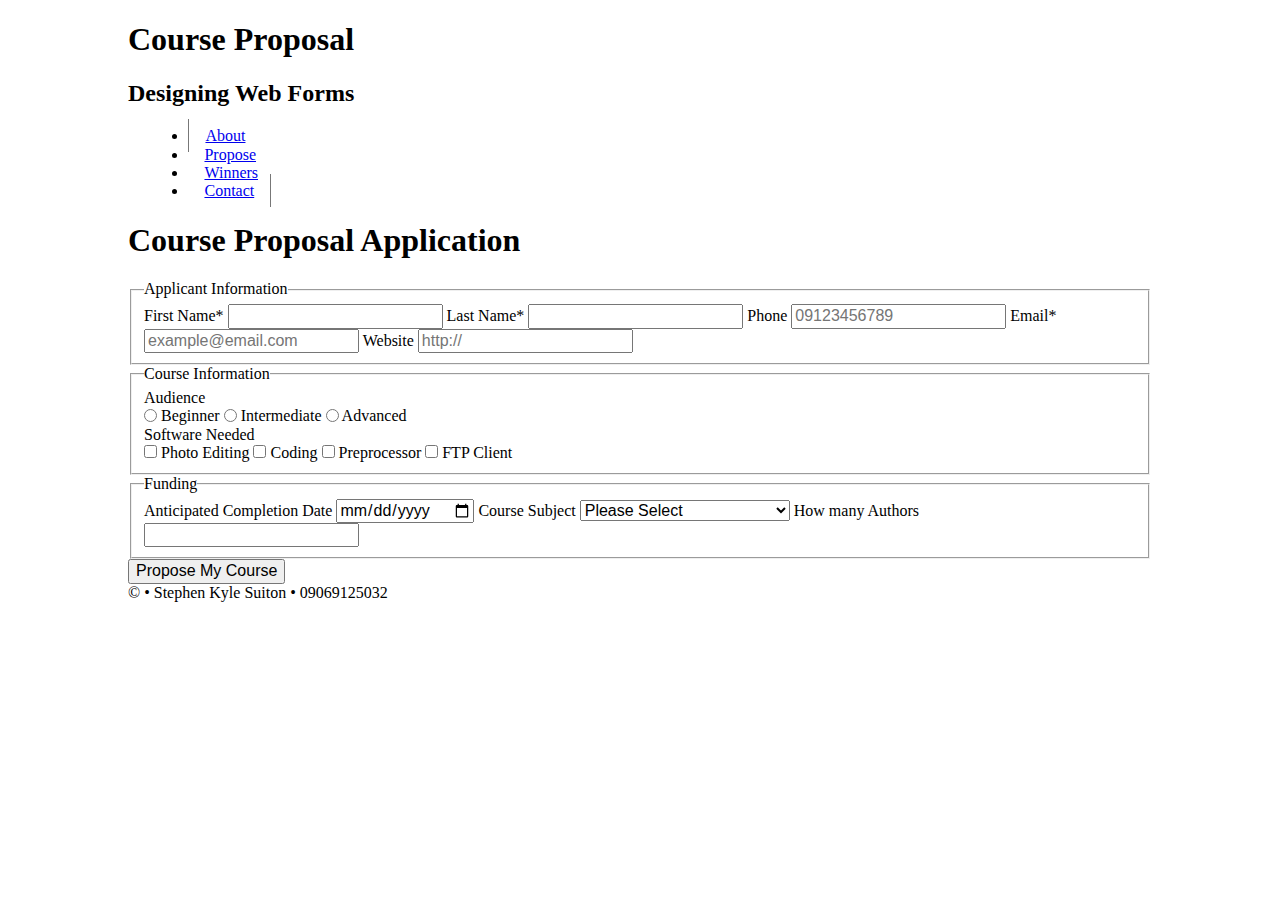
<file: week04/index.html>
<!doctype html>
<html lang="en">

<head>
    <meta charset="utf-8">
    <meta name="viewport" content="width=device-width, initial-scale=1, maximum-scale=1">
    <!-- This start file was build by Paul Cheney  -->
    <title>HTML5 Start Site by Paul Cheney</title>
    <meta name="author" content="John Doe">
    <meta name="description" content="Fill Me In">

    <link href="styles/normalize.css" rel="stylesheet">
    <link href="styles/form-base.css" rel="stylesheet">
    <link href="styles/form-larger.css" rel="stylesheet">
</head>

<body>
    <header>
        <h1>Course Proposal</h1>
        <h2>Designing Web Forms</h2>
    </header>

    <nav class="clearfix">
        <ul>
            <li><a href="#">About</a></li>
            <li class="active"><a href="#">Propose</a></li>
            <li><a href="#">Winners</a></li>
            <li><a href="#">Contact</a></li>
        </ul>
    </nav>

    <main>
        <h1>Course Proposal Application</h1>
        <form action="thanks.html" method="get">
            <fieldset>
                <legend>Applicant Information</legend>
                <label class="top">First Name* <input type="text" name="fname" required></label>
                <label class="top">Last Name* <input type="text" name="lname" required></label>
                <label class="top">Phone <input type="tel" name="phone" placeholder="09123456789"></label>
                <label class="top">Email* <input type="email" name="email" placeholder="example@email.com" required></label>
                <label class="top">Website <input type="url" name="url" placeholder="http://"></label>
            </fieldset>

            <fieldset>
                <legend>Course Information</legend>
                <div>Audience</div>
                <label class="side-by-side"><input type="radio" name="audience" value="beginner"> Beginner</label>
                <label class="side-by-side"><input type="radio" name="audience" value="intermediate"> Intermediate</label>
                <label class="side-by-side"><input type="radio" name="audience" value="advanced"> Advanced</label>

                <div>Software Needed</div>
                <label class="side-by-side"><input type="checkbox" name="editing" value="yes"> Photo Editing</label>
                <label class="side-by-side"><input type="checkbox" name="code" value="yes"> Coding</label>
                <label class="side-by-side"><input type="checkbox" name="process" value="yes"> Preprocessor</label>
                <label class="side-by-side"><input type="checkbox" name="client" value="yes"> FTP Client</label>
            </fieldset>

            <fieldset>
                <legend>Funding</legend>
                <label class="top">Anticipated Completion Date 
                    <input type="date" name="completeDate">
                </label>

                <label class="top">Course Subject 
                    <select name="subject">
                        <option value="">Please Select</option>
                        <option value="webDevelopment">Web Development</option>
                        <option value="csharpLanguage">Programming with CSharp</option>
                        <option value="pythonLanguage">Learning Python</option>
                        <option value="machineLearning">Machine Learning</option>
                        <option value="awsWebservice">Amazon Webservices</option>
                        <option value="testing">Quality Assurance Testing</option>
                        <option value="chatgpt">Learn OpenAI Chat-gpt</option>
                        <option value="datascience">Data Science</option>
                    </select>
                </label>

                <label class="top">How many Authors
                    <input type="number" name="authors">
                </label>
            </fieldset>

            <input type="submit" value="Propose My Course" class="submitBtn">
            
        </form>
    </main>


    <footer>
        &copy; &bull; Stephen Kyle Suiton &bull; 09069125032
    </footer>
    <script src="scripts/scripts.js"></script>
</body>

</html>
</file>
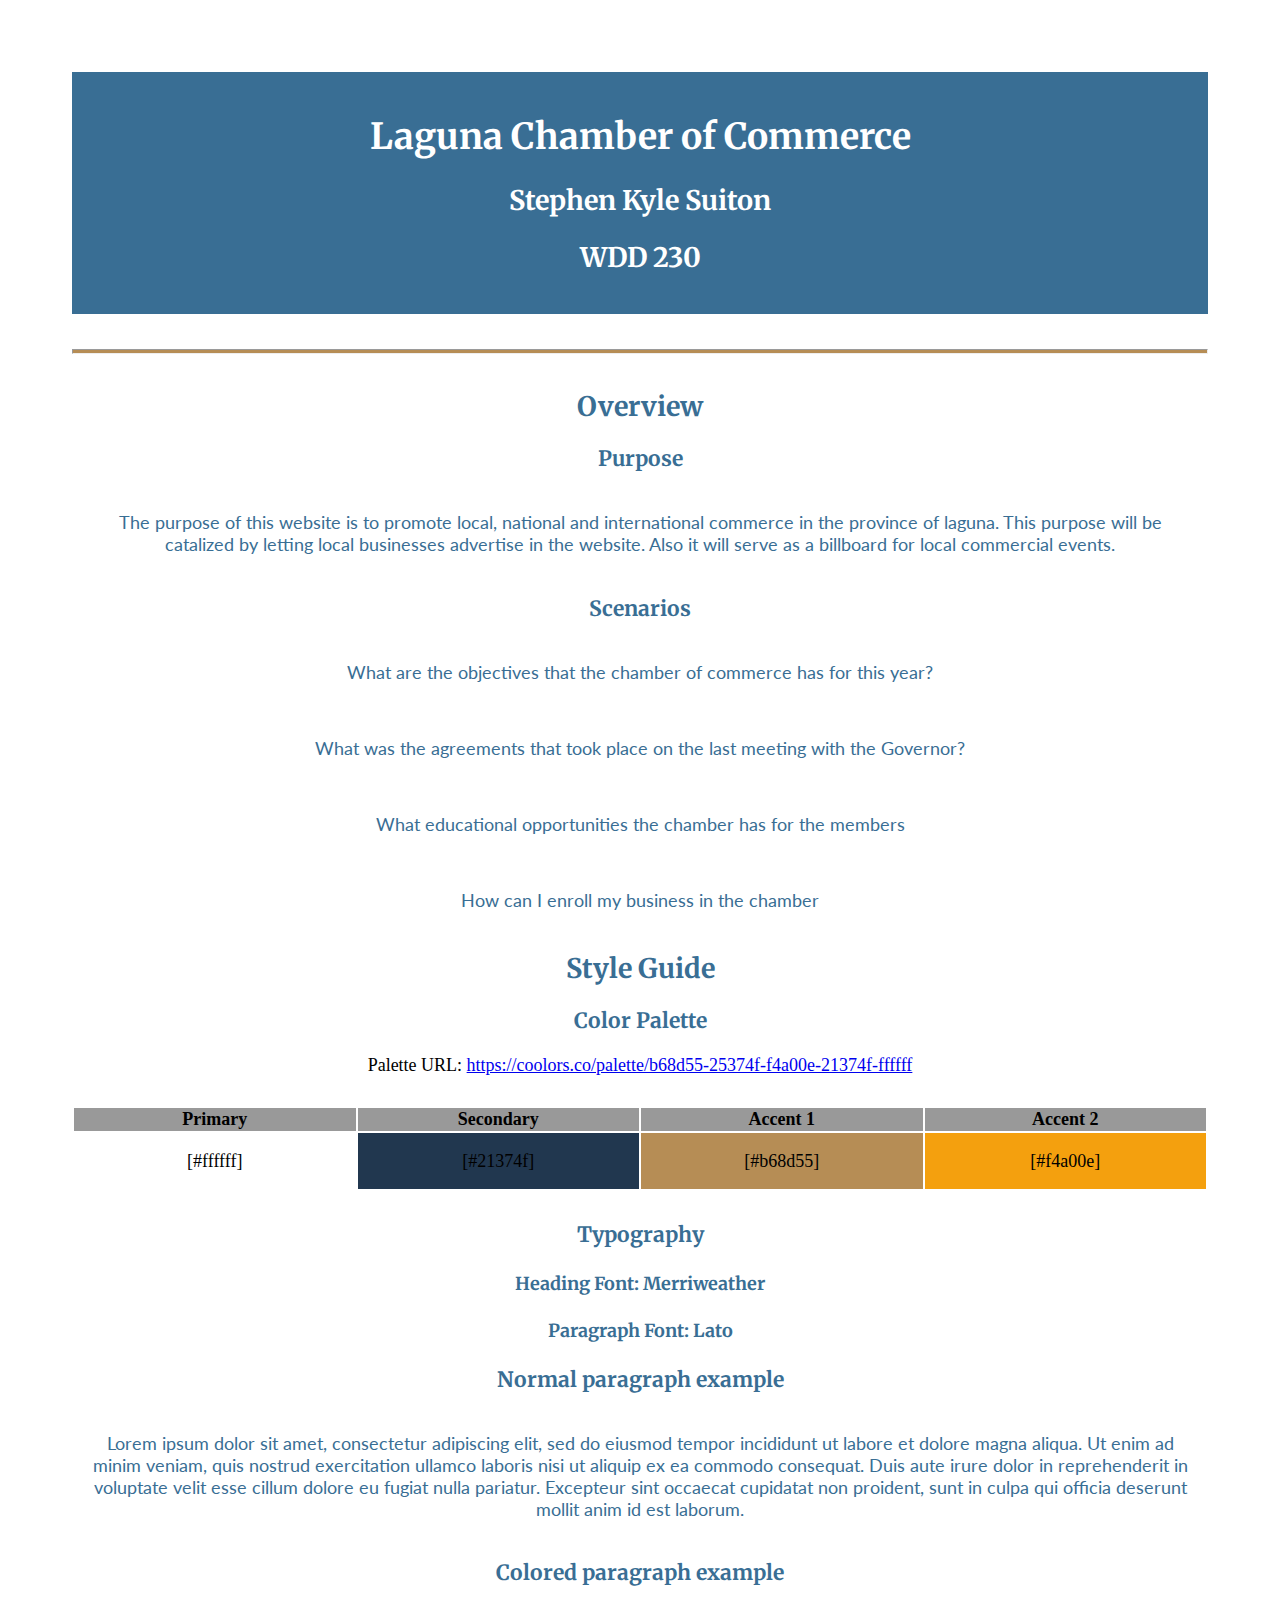
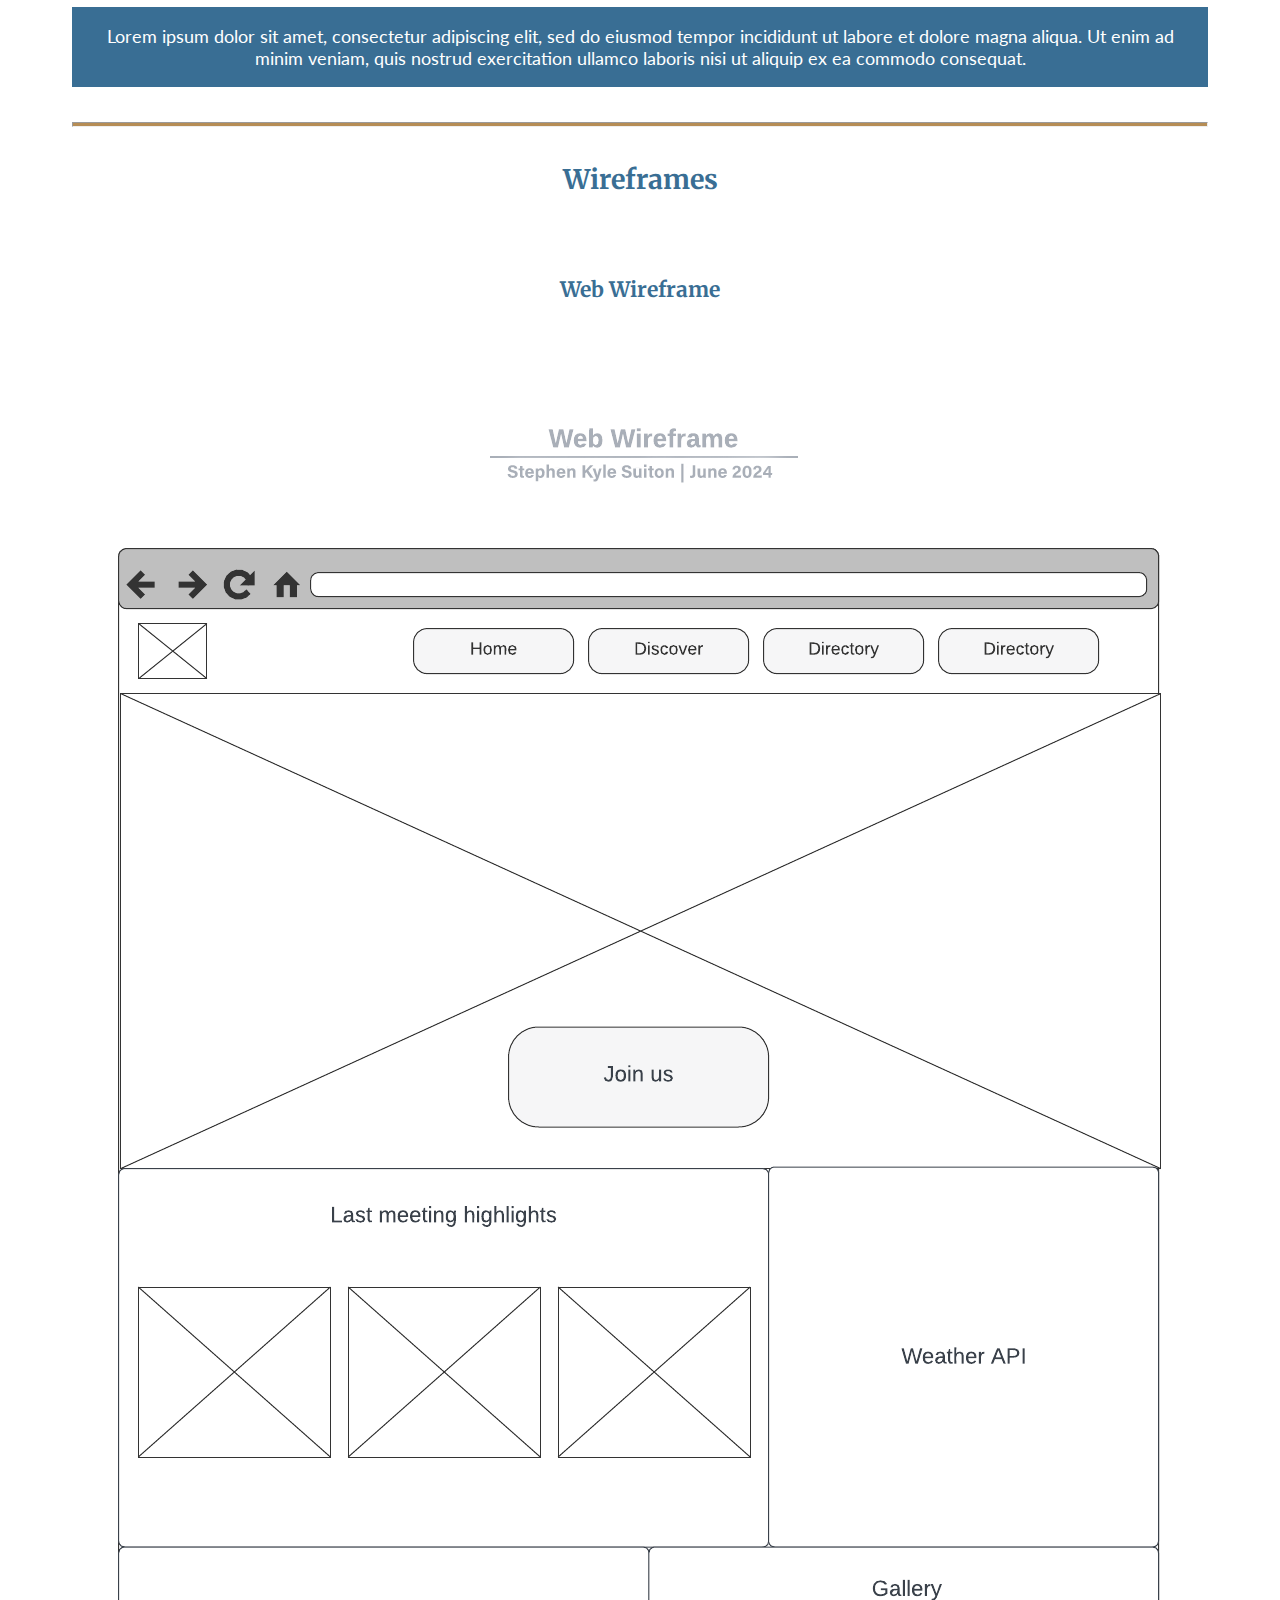
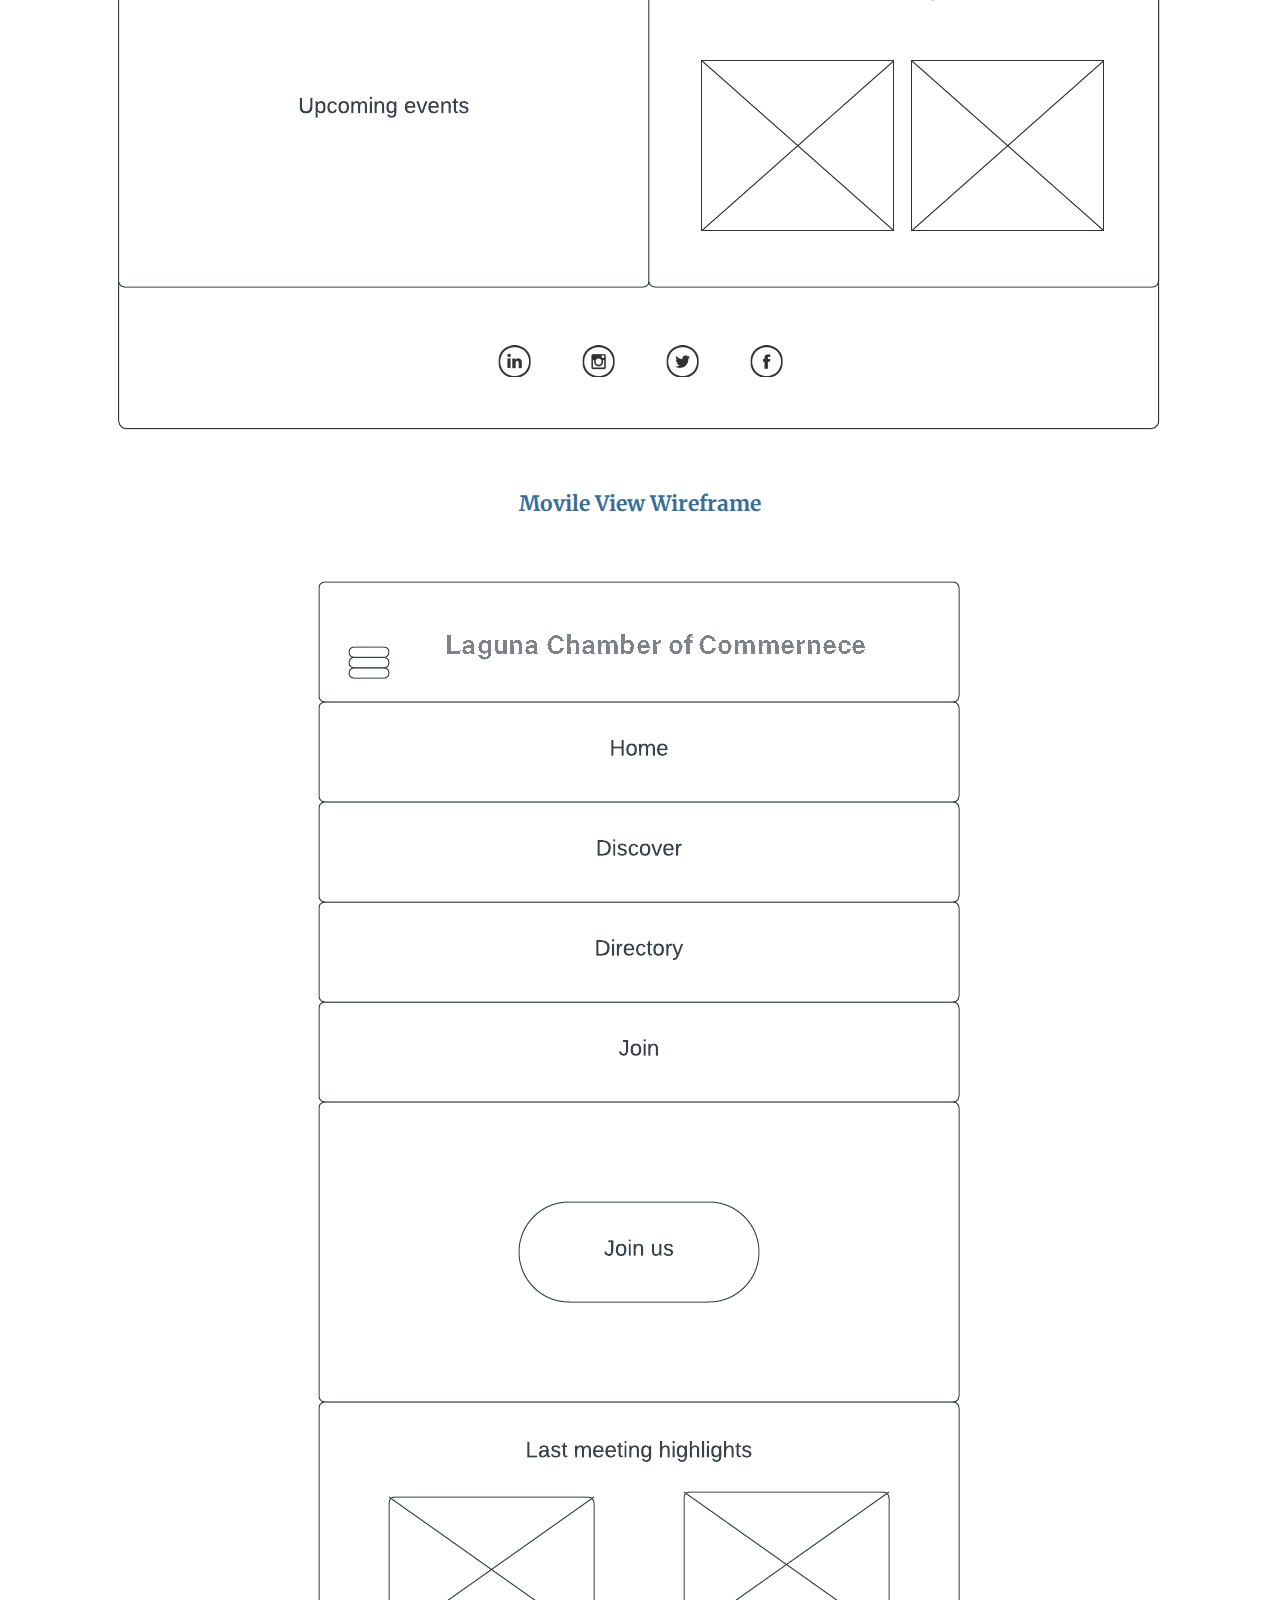
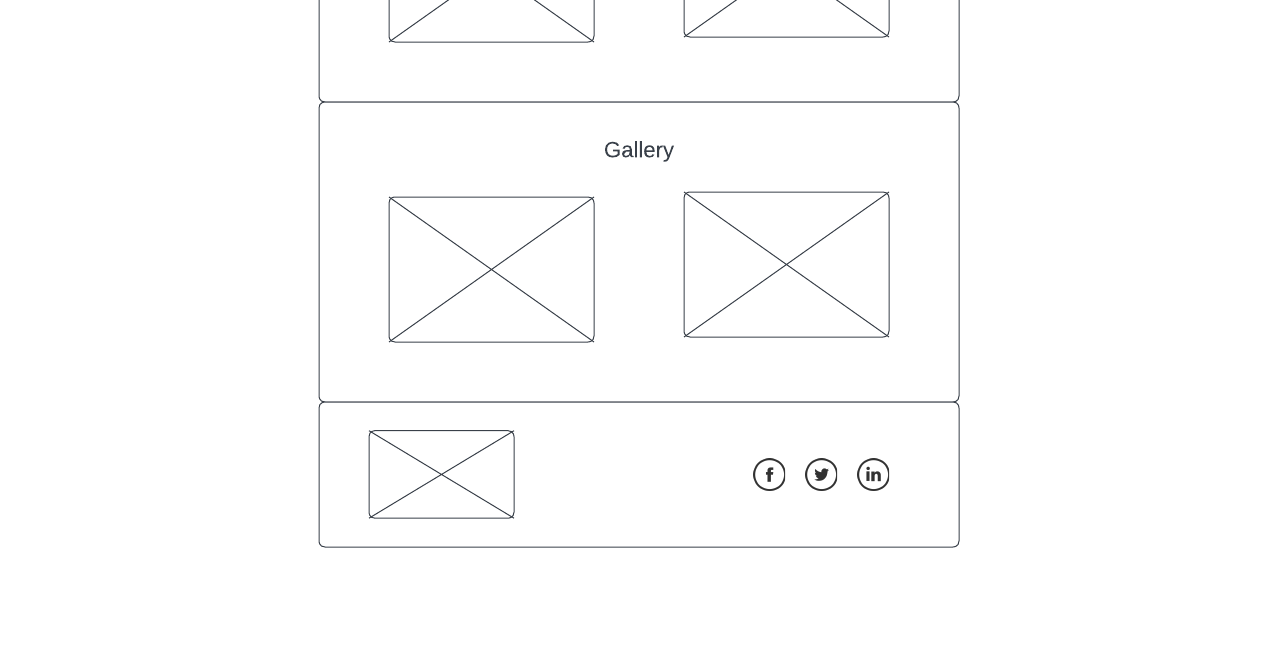
<file: week01/site-plan.html>
<!DOCTYPE html>
<html lang="en-us">

<head>
  <meta charset="utf-8">
  <title>Site Plan</title>
  <link type="text/css" rel="stylesheet" href="styles/site-plan.css">
</head>

<body>
  <header>
    <h1>Laguna Chamber of Commerce</h1>
    <h2>Stephen Kyle Suiton</h2>
    <h2>WDD 230</h2>
    <!-- In the header above, add the name or your site, your name and class number. For example if you are in section 3 you would put WDD 130.03 -->
  </header>
  <main>

    <hr>
    <h2>Overview</h2>
    <h3>Purpose</h3>
    <p>The purpose of this website is to promote local, national and international commerce in the province of laguna.
      This purpose will be catalized by letting local businesses advertise in the website. Also it will serve as a
      billboard for local commercial events.</p>


    <h3>Scenarios</h3>
    <p>What are the objectives that the chamber of commerce has for this year?</p> <!-- change this -->
    <p>What was the agreements that took place on the last meeting with the Governor?</p>
    <p>What educational opportunities the chamber has for the members</p>
    <p>How can I enroll my business in the chamber</p>

    <h2>
      Style Guide
    </h2>


    <h3>
      Color Palette
    </h3>
    <!--  The colors you choose for a website are one of the most important decisions you will make. Follow the instructions on the activity in iLearn then return and replace the color codes below with the hex color codes (the 6 digit numbers that show at the bottom of each color) for the colors you have chosen below.  You should have at least 2 colors but do not have to fill in all 4 if you do not need them.  -->

    <!-- Copy and paste the URL to your finished palette below Make sure to paste it into both spots -->
    Palette URL: <a href="https://coolors.co/palette/b68d55-25374f-f4a00e-21374f-ffffff"
      target="_blank">https://coolors.co/palette/b68d55-25374f-f4a00e-21374f-ffffff</a>


    <table class="colors">
      <tr>
        <th>Primary</th>
        <th>Secondary</th>
        <th>Accent 1</th>
        <th>Accent 2</th>
      </tr>
      <!-- Replace the numbers in the boxes below with your hex color codes. Then switch to the site-plan.css file and change your colors there as well. -->
      <tr>
        <td class="primary">[#ffffff]</td>
        <td class="secondary">[#21374f]</td>
        <td class="accent1">[#b68d55]</td>
        <td class="accent2">[#f4a00e]</td>
      </tr>
    </table>


    <h3>
      Typography
    </h3>
    <!-- Choose a font for your paragraphs (body copy) and headlines. What font(s) have you chosen? Why did you choose what you did?  Make sure to review the list of web safe fonts at W3Schools.org as a starting point.  Think also about which of your colors above you might use for background and font colors. -->

    <h4>
      Heading Font: Merriweather <!-- change this -->
    </h4>
    <h4>
      Paragraph Font: Lato <!-- change this -->
    </h4>
    <h3>
      Normal paragraph example
    </h3>
    <p>
      Lorem ipsum dolor sit amet, consectetur adipiscing elit, sed do eiusmod tempor incididunt ut labore et dolore
      magna aliqua. Ut enim ad minim veniam, quis nostrud exercitation ullamco laboris nisi ut aliquip ex ea commodo
      consequat. Duis aute irure dolor in reprehenderit in voluptate velit esse cillum dolore eu fugiat nulla pariatur.
      Excepteur sint occaecat cupidatat non proident, sunt in culpa qui officia deserunt mollit anim id est laborum.
    </p>
    <h3>
      Colored paragraph example
    </h3>
    <p class="colored">
      Lorem ipsum dolor sit amet, consectetur adipiscing elit, sed do eiusmod tempor incididunt ut labore et dolore
      magna aliqua. Ut enim ad minim veniam, quis nostrud exercitation ullamco laboris nisi ut aliquip ex ea commodo
      consequat.
    </p>

    <hr>
    <h2>
      Wireframes
    </h2>
    <p>
    <h3>Web Wireframe</h3>
    <p>

    </p>
    <img src="images/web-wireframe.png" alt="home page wireframe">

    <h3>Movile View Wireframe </h3>

    <img src="images/movile-wireframe.png" alt="our services wireframe">


  </main>
</body>

</html>
</file>
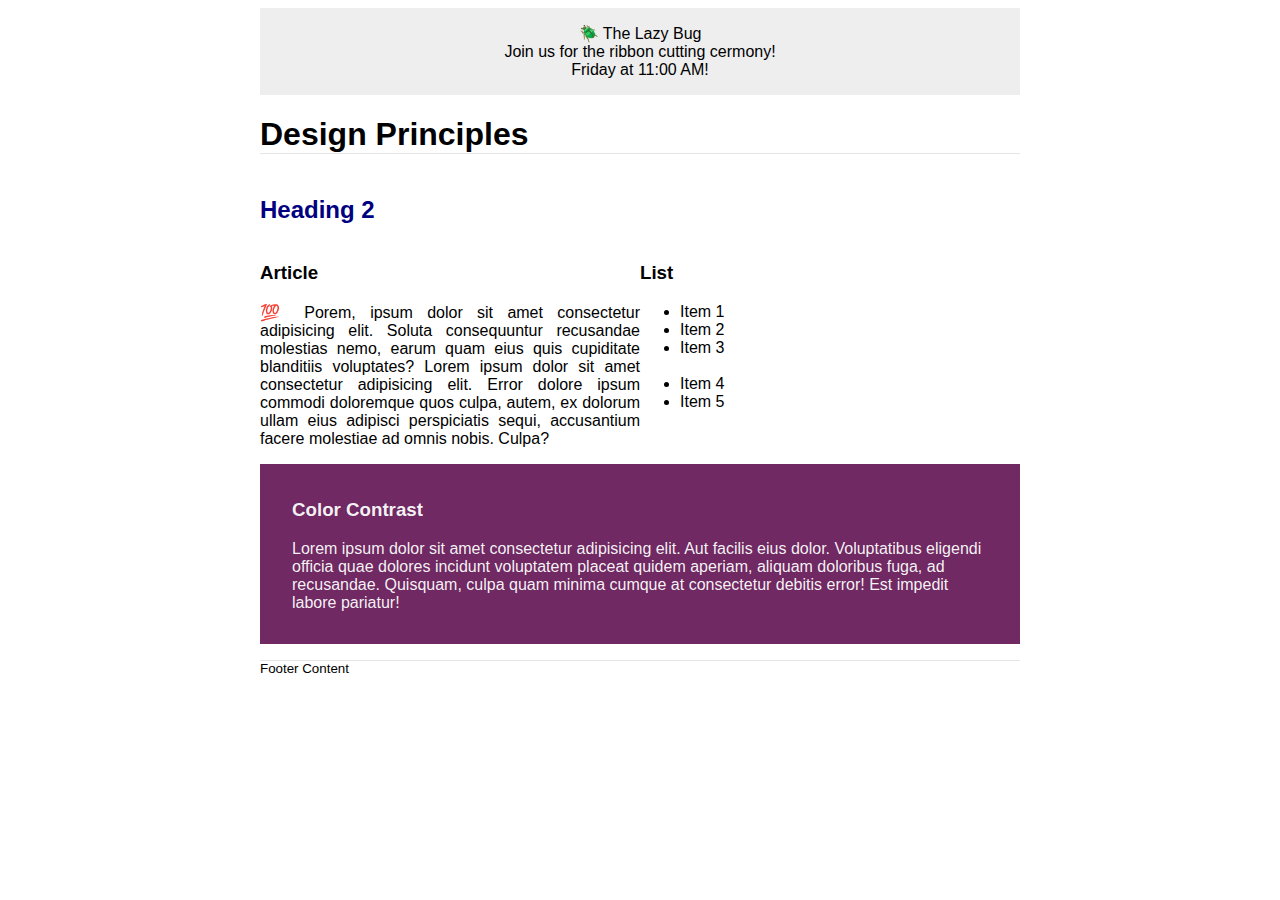
<file: week02/bom.html>
<!DOCTYPE html>
<html lang="en">

<head>
    <meta charset="UTF-8">
    <meta name="viewport" content="width=device-width, initial-scale=1.0">
    <title>Design Learning Activity</title>
    <link rel="stylesheet" href="styles/design.css">
</head>

<body>
    <header>
        <div class="banner">
           🪲 The Lazy Bug<br>Join us for the ribbon cutting
            cermony!<br>Friday at 11:00 AM!
        </div>

        <h1>Design Principles</h1>
    </header>
    <main>
        <h2>Heading 2</h2>
        <section>
            <h3>Article</h3>
            <article>
                <p>💯 Porem, ipsum dolor sit amet consectetur adipisicing elit. Soluta consequuntur recusandae molestias
                    nemo, earum quam eius quis cupiditate blanditiis voluptates? Lorem ipsum dolor sit amet consectetur
                    adipisicing elit. Error dolore ipsum commodi doloremque quos culpa, autem, ex dolorum ullam eius
                    adipisci perspiciatis sequi, accusantium facere molestiae ad omnis nobis. Culpa?</p>
            </article>
        </section>
        <section>
            <h3>List</h3>
            <ul>
                <li>Item 1</li>
                <li>Item 2</li>
                <li>Item 3<br><br></li>
                <li>Item 4</li>
                <li>Item 5</li>
            </ul>
        </section>
        <div class="callout">
            <h3>Color Contrast</h3>
            <p>Lorem ipsum dolor sit amet consectetur adipisicing elit. Aut facilis eius dolor. Voluptatibus eligendi
                officia quae dolores incidunt voluptatem placeat quidem aperiam, aliquam doloribus fuga, ad recusandae.
                Quisquam, culpa quam minima cumque at consectetur debitis error! Est impedit labore pariatur!</p>
        </div>
    </main>
    <footer>
        Footer Content
    </footer>
</body>

</html>
</file>
<file: week04/styles/form-base.css>
/* 64em is also 1028px (if basefont is 16px) */
@media only screen and (min-width: 45em) {

    header, nav, main, footer {
        max-width: 64em;
        margin:auto;
    }

/*----------- BODY --------------*/



/*----------- HEADER --------------*/



/*----------- NAVIGATION --------------*/
  nav ul {margin-left: 2%;}
  nav ul li {width: auto;}
  nav ul li:first-child a {border-left: 1px solid #777;}
  nav ul li:last-child a {border-right: 1px solid #777;}
  nav ul li a{padding: .5rem 1rem;}


/*----------- MAIN --------------*/
form label.side-by-side {
  padding: .4rem 0;
}

/*----------- FOOTER --------------*/

} /* end of media query */
</file>
<file: week01/styles/site-plan.css>
/* if you are using any Google fonts change the font names below to your fonts. 
Any spaces in your font name should be replaced with a +. 
Fonts are separated by a | */
@import url('https://fonts.googleapis.com/css2?family=Lato&family=Merriweather:wght@300&display=swap" rel="stylesheet');

:root {
  /* change the values below to your colors from your palette */
  --primary-color: #ffffff   ;
  --secondary-color: #21374f ;
  --accent1-color: #b68d55;
  --accent2-color: #f4a00e;

  /* change the values below to your chosen font(s) */
  --heading-font: Merriweather, sans-serif, Arial;
  --paragraph-font: Lato, Helvetica, sans-serif;

  /* these colors below should be chosen from among your palette colors above */
  --headline-color-on-white: #396E94;  /* headlines on a white background */ 
  --headline-color-on-color: white; /* headlines on a colored background */ 
  --paragraph-color-on-white: #396E94; /* paragraph text on a white background */ 
  --paragraph-color-on-color: white; /* paragraph text on a colored background */ 
  --paragraph-background-color: #396E94  ;
  --nav-link-color: #396E94;
  --nav-background-color: #D4AC0D;
  --nav-hover-link-color: white;
  --nav-hover-background-color: #396E94;
}


/*  Look around below...but DON'T CHANGE ANYTHING! */

body {
  max-width: 1200px;
  margin: 0 auto;
  padding: 4em;
  font-size: 18px;
  text-align: center;
}
img {
  display: block;
  margin: 0 auto;
}
h1, h2, h3, h4, h5, h6 {
  font-family: var(--heading-font);
  color: var(--headline-color-on-white);
}
h2 {
  text-align: center;
}
hr {
  height: 3px;
  margin: 35px 0;
  background: var(--accent1-color);
}
header {
  padding: 1em;
  text-align: center;
  color: var(--headline-color-on-color);
  background-color: var(--paragraph-background-color);
}
header > h1, header > h2 {
  color: var(--headline-color-on-color);
}

p {
  font-family: var(--paragraph-font);
  color: var(--paragraph-color-on-white);
  padding: 1em;
}
.colors {
  width: 100%;
  min-width: 350px;
  margin: 30px auto;
  text-align: center;
}
.colors th {
  background-color: #999;
}
.colors td{
  width: 25%;
  height: 3em;
}

.primary {
  background-color: var(--primary-color);
}
.secondary {
  background-color: var(--secondary-color);
}
.accent1 {
  background-color: var(--accent1-color);
}
.accent2{
  background-color: var(--accent2-color);
}

p.colored {
  background-color: var(--paragraph-background-color);
  color: var(--paragraph-color-on-color);
}

nav {
  background-color: var(--nav-background-color);
  line-height: 3em;
  text-align: center;
  font-size: 1.2em;
}
nav  {
  list-style-type: none;
  display: flex;

}
nav a {
  padding:1em;
  min-width: 120px;
  text-decoration: none;
  padding: 10px;

}
nav a:link, nav a:visited {
  color: var(--nav-link-color);
}
nav a:hover {
  color: var(--nav-hover-link-color);
  background-color: var(--nav-hover-background-color);
}

.sitemap {
  display: grid;
  justify-content: center;

  grid-template-columns: repeat(6, 15%);
  grid-template-rows: 3em 1.5em 1.5em 3em;
  grid-template-areas: ". . home home . ."
    ". . . top . ."
    ". left left right right ."
    "page2 page2 . . page3 page3";
}
.sitemap > div {

  text-align: center;

}
.sm-home {
  grid-area: home;
  background-color: #ccc;
  line-height: 3em;
}
.sm-page2 {
  grid-area: page2;
  background-color: #ccc;
  line-height: 3em;
}
.sm-page3 {
  grid-area: page3;
  background-color: #ccc;
  line-height: 3em;
}

.top {
  grid-area: top;
  border-left: 1px solid;
}

.left {
  grid-area: left;
  border-top: 1px solid;
  border-left: 1px solid;
}

.right {
  grid-area: right;
  border-top: 1px solid;
  border-right: 1px solid;
}
</file>
<file: week02/styles/design.css>
body {
	font-family: Roboto, helvetica, sans-serif;
}

header,
main,
footer {
	max-width: 760px;
	margin: 0 auto;
}

.banner {
	padding: 1rem;
	background-color: #eee;
    text-align: center;
}

h1 {
	border-bottom: 1px solid rgba(0, 0, 0, 0.1);
}

main {
	display: grid;
    grid-template-columns: repeat(2, 1fr);
}

h2 {
	color: navy;
	text-align: left;
    grid-column: 1 / span 2;
}

article p {
	text-align: justify;
}

/* efefeff9 */
.callout {
	color: #f8f8f8f9;
	background-color: #702963;
    padding-inline: 2rem;
    padding-block: 1rem;
    grid-column: 1 / span 2;
}

footer {
	margin-top: 1rem;
	border-top: 1px solid rgba(0, 0, 0, 0.1);
	font-size: smaller;
	text-align: left;
}
</file>
<file: week04/styles/form-larger.css>
/*! normalize.css v7.0.0 | MIT License | github.com/necolas/normalize.css */

/* Document
   ========================================================================== */

/**
 * 1. Correct the line height in all browsers.
 * 2. Prevent adjustments of font size after orientation changes in
 *    IE on Windows Phone and in iOS.
 */

html {
  line-height: 1.15; /* 1 */
  -ms-text-size-adjust: 100%; /* 2 */
  -webkit-text-size-adjust: 100%; /* 2 */
}

/* Sections
   ========================================================================== */

/**
 * Remove the margin in all browsers (opinionated).
 */

body {
  margin: 0;
}

/**
 * Add the correct display in IE 9-.
 */

article,
aside,
footer,
header,
nav,
section {
  display: block;
}

/**
 * Correct the font size and margin on `h1` elements within `section` and
 * `article` contexts in Chrome, Firefox, and Safari.
 */

h1 {
  font-size: 2em;
  margin: 0.67em 0;
}

/* Grouping content
   ========================================================================== */

/**
 * Add the correct display in IE 9-.
 * 1. Add the correct display in IE.
 */

figcaption,
figure,
main { /* 1 */
  display: block;
}

/**
 * Add the correct margin in IE 8.
 */

figure {
  margin: 1em 40px;
}

/**
 * 1. Add the correct box sizing in Firefox.
 * 2. Show the overflow in Edge and IE.
 */

hr {
  box-sizing: content-box; /* 1 */
  height: 0; /* 1 */
  overflow: visible; /* 2 */
}

/**
 * 1. Correct the inheritance and scaling of font size in all browsers.
 * 2. Correct the odd `em` font sizing in all browsers.
 */

pre {
  font-family: monospace, monospace; /* 1 */
  font-size: 1em; /* 2 */
}

/* Text-level semantics
   ========================================================================== */

/**
 * 1. Remove the gray background on active links in IE 10.
 * 2. Remove gaps in links underline in iOS 8+ and Safari 8+.
 */

a {
  background-color: transparent; /* 1 */
  -webkit-text-decoration-skip: objects; /* 2 */
}

/**
 * 1. Remove the bottom border in Chrome 57- and Firefox 39-.
 * 2. Add the correct text decoration in Chrome, Edge, IE, Opera, and Safari.
 */

abbr[title] {
  border-bottom: none; /* 1 */
  text-decoration: underline; /* 2 */
  text-decoration: underline dotted; /* 2 */
}

/**
 * Prevent the duplicate application of `bolder` by the next rule in Safari 6.
 */

b,
strong {
  font-weight: inherit;
}

/**
 * Add the correct font weight in Chrome, Edge, and Safari.
 */

b,
strong {
  font-weight: bolder;
}

/**
 * 1. Correct the inheritance and scaling of font size in all browsers.
 * 2. Correct the odd `em` font sizing in all browsers.
 */

code,
kbd,
samp {
  font-family: monospace, monospace; /* 1 */
  font-size: 1em; /* 2 */
}

/**
 * Add the correct font style in Android 4.3-.
 */

dfn {
  font-style: italic;
}

/**
 * Add the correct background and color in IE 9-.
 */

mark {
  background-color: #ff0;
  color: #000;
}

/**
 * Add the correct font size in all browsers.
 */

small {
  font-size: 80%;
}

/**
 * Prevent `sub` and `sup` elements from affecting the line height in
 * all browsers.
 */

sub,
sup {
  font-size: 75%;
  line-height: 0;
  position: relative;
  vertical-align: baseline;
}

sub {
  bottom: -0.25em;
}

sup {
  top: -0.5em;
}

/* Embedded content
   ========================================================================== */

/**
 * Add the correct display in IE 9-.
 */

audio,
video {
  display: inline-block;
}

/**
 * Add the correct display in iOS 4-7.
 */

audio:not([controls]) {
  display: none;
  height: 0;
}

/**
 * Remove the border on images inside links in IE 10-.
 */

img {
  border-style: none;
}

/**
 * Hide the overflow in IE.
 */

svg:not(:root) {
  overflow: hidden;
}

/* Forms
   ========================================================================== */

/**
 * 1. Change the font styles in all browsers (opinionated).
 * 2. Remove the margin in Firefox and Safari.
 */

button,
input,
optgroup,
select,
textarea {
  font-family: sans-serif; /* 1 */
  font-size: 100%; /* 1 */
  line-height: 1.15; /* 1 */
  margin: 0; /* 2 */
}

/**
 * Show the overflow in IE.
 * 1. Show the overflow in Edge.
 */

button,
input { /* 1 */
  overflow: visible;
}

/**
 * Remove the inheritance of text transform in Edge, Firefox, and IE.
 * 1. Remove the inheritance of text transform in Firefox.
 */

button,
select { /* 1 */
  text-transform: none;
}

/**
 * 1. Prevent a WebKit bug where (2) destroys native `audio` and `video`
 *    controls in Android 4.
 * 2. Correct the inability to style clickable types in iOS and Safari.
 */

button,
html [type="button"], /* 1 */
[type="reset"],
[type="submit"] {
  -webkit-appearance: button; /* 2 */
}

/**
 * Remove the inner border and padding in Firefox.
 */

button::-moz-focus-inner,
[type="button"]::-moz-focus-inner,
[type="reset"]::-moz-focus-inner,
[type="submit"]::-moz-focus-inner {
  border-style: none;
  padding: 0;
}

/**
 * Restore the focus styles unset by the previous rule.
 */

button:-moz-focusring,
[type="button"]:-moz-focusring,
[type="reset"]:-moz-focusring,
[type="submit"]:-moz-focusring {
  outline: 1px dotted ButtonText;
}

/**
 * Correct the padding in Firefox.
 */

fieldset {
  padding: 0.35em 0.75em 0.625em;
}

/**
 * 1. Correct the text wrapping in Edge and IE.
 * 2. Correct the color inheritance from `fieldset` elements in IE.
 * 3. Remove the padding so developers are not caught out when they zero out
 *    `fieldset` elements in all browsers.
 */

legend {
  box-sizing: border-box; /* 1 */
  color: inherit; /* 2 */
  display: table; /* 1 */
  max-width: 100%; /* 1 */
  padding: 0; /* 3 */
  white-space: normal; /* 1 */
}

/**
 * 1. Add the correct display in IE 9-.
 * 2. Add the correct vertical alignment in Chrome, Firefox, and Opera.
 */

progress {
  display: inline-block; /* 1 */
  vertical-align: baseline; /* 2 */
}

/**
 * Remove the default vertical scrollbar in IE.
 */

textarea {
  overflow: auto;
}

/**
 * 1. Add the correct box sizing in IE 10-.
 * 2. Remove the padding in IE 10-.
 */

[type="checkbox"],
[type="radio"] {
  box-sizing: border-box; /* 1 */
  padding: 0; /* 2 */
}

/**
 * Correct the cursor style of increment and decrement buttons in Chrome.
 */

[type="number"]::-webkit-inner-spin-button,
[type="number"]::-webkit-outer-spin-button {
  height: auto;
}

/**
 * 1. Correct the odd appearance in Chrome and Safari.
 * 2. Correct the outline style in Safari.
 */

[type="search"] {
  -webkit-appearance: textfield; /* 1 */
  outline-offset: -2px; /* 2 */
}

/**
 * Remove the inner padding and cancel buttons in Chrome and Safari on macOS.
 */

[type="search"]::-webkit-search-cancel-button,
[type="search"]::-webkit-search-decoration {
  -webkit-appearance: none;
}

/**
 * 1. Correct the inability to style clickable types in iOS and Safari.
 * 2. Change font properties to `inherit` in Safari.
 */

::-webkit-file-upload-button {
  -webkit-appearance: button; /* 1 */
  font: inherit; /* 2 */
}

/* Interactive
   ========================================================================== */

/*
 * Add the correct display in IE 9-.
 * 1. Add the correct display in Edge, IE, and Firefox.
 */

details, /* 1 */
menu {
  display: block;
}

/*
 * Add the correct display in all browsers.
 */

summary {
  display: list-item;
}

/* Scripting
   ========================================================================== */

/**
 * Add the correct display in IE 9-.
 */

canvas {
  display: inline-block;
}

/**
 * Add the correct display in IE.
 */

template {
  display: none;
}

/* Hidden
   ========================================================================== */

/**
 * Add the correct display in IE 10-.
 */

[hidden] {
  display: none;
}
</file>
